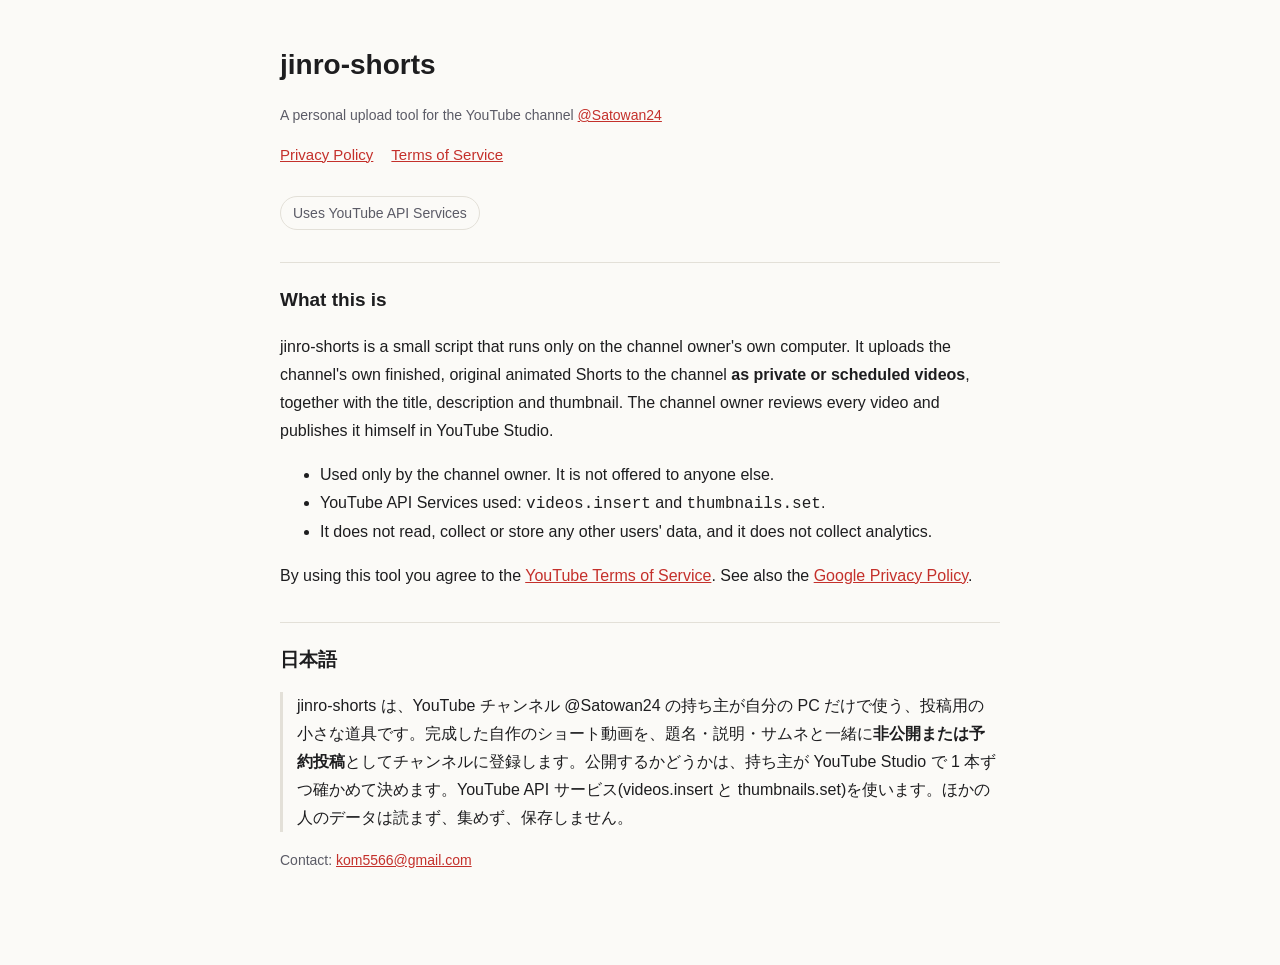
<file: index.html>
<!doctype html><html lang="en"><head><meta charset="utf-8"><meta name="viewport" content="width=device-width,initial-scale=1"><title>jinro-shorts</title><link rel="stylesheet" href="style.css"></head><body><main>
<h1>jinro-shorts</h1>
<p class="muted">A personal upload tool for the YouTube channel <a href="https://www.youtube.com/@Satowan24">@Satowan24</a></p>
<nav><a href="privacy.html">Privacy Policy</a><a href="terms.html">Terms of Service</a></nav>
<p><span class="badge">Uses YouTube API Services</span></p>
<h2>What this is</h2>
<p>jinro-shorts is a small script that runs only on the channel owner's own computer. It uploads the channel's own finished, original animated Shorts to the channel <strong>as private or scheduled videos</strong>, together with the title, description and thumbnail. The channel owner reviews every video and publishes it himself in YouTube Studio.</p>
<ul>
<li>Used only by the channel owner. It is not offered to anyone else.</li>
<li>YouTube API Services used: <code>videos.insert</code> and <code>thumbnails.set</code>.</li>
<li>It does not read, collect or store any other users' data, and it does not collect analytics.</li>
</ul>
<p>By using this tool you agree to the <a href="https://www.youtube.com/t/terms">YouTube Terms of Service</a>. See also the <a href="http://www.google.com/policies/privacy">Google Privacy Policy</a>.</p>
<h2>日本語</h2>
<div class="ja"><p>jinro-shorts は、YouTube チャンネル @Satowan24 の持ち主が自分の PC だけで使う、投稿用の小さな道具です。完成した自作のショート動画を、題名・説明・サムネと一緒に<strong>非公開または予約投稿</strong>としてチャンネルに登録します。公開するかどうかは、持ち主が YouTube Studio で 1 本ずつ確かめて決めます。YouTube API サービス(videos.insert と thumbnails.set)を使います。ほかの人のデータは読まず、集めず、保存しません。</p></div>
<p class="muted">Contact: <a href="mailto:kom5566@gmail.com">kom5566@gmail.com</a></p>
</main></body></html>
</file>
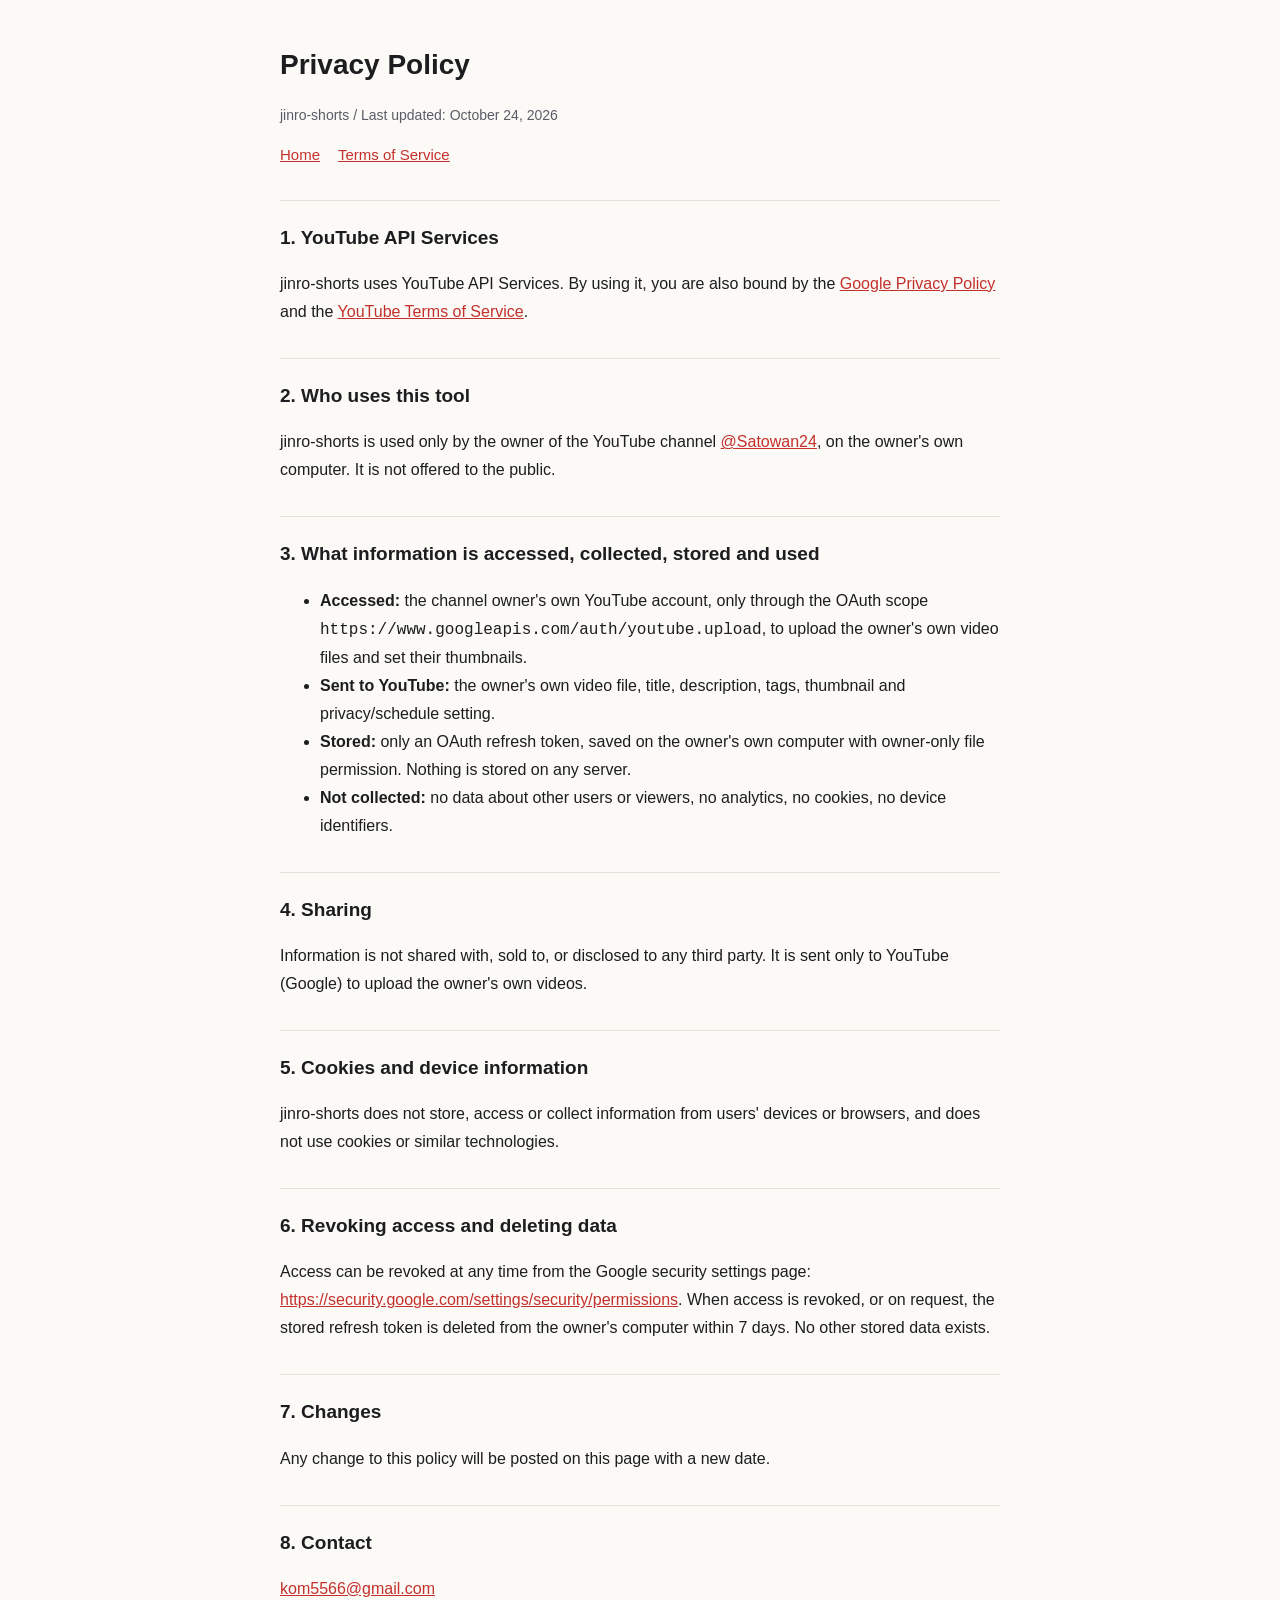
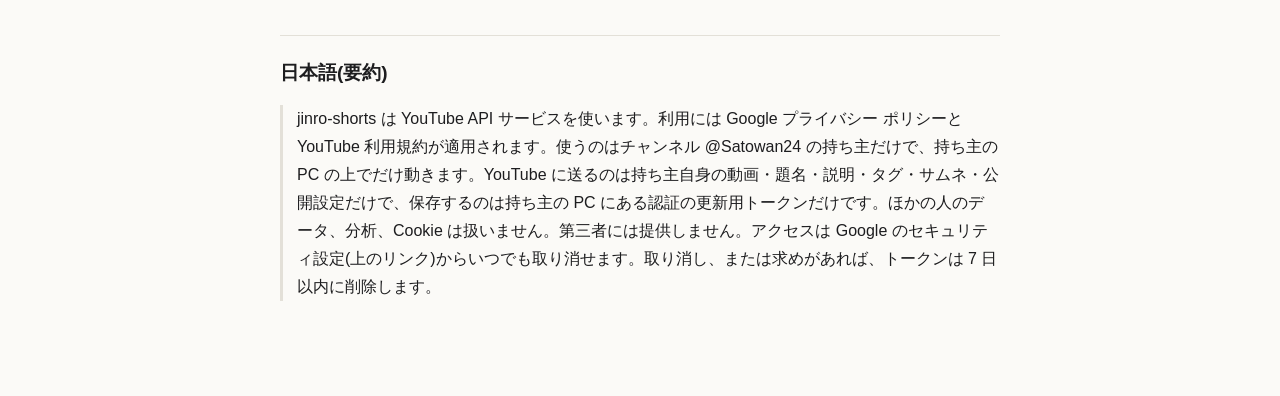
<file: privacy.html>
<!doctype html><html lang="en"><head><meta charset="utf-8"><meta name="viewport" content="width=device-width,initial-scale=1"><title>Privacy Policy - jinro-shorts</title><link rel="stylesheet" href="style.css"></head><body><main>
<h1>Privacy Policy</h1>
<p class="muted">jinro-shorts / Last updated: October 24, 2026</p>
<nav><a href="index.html">Home</a><a href="terms.html">Terms of Service</a></nav>
<h2>1. YouTube API Services</h2>
<p>jinro-shorts uses YouTube API Services. By using it, you are also bound by the <a href="http://www.google.com/policies/privacy">Google Privacy Policy</a> and the <a href="https://www.youtube.com/t/terms">YouTube Terms of Service</a>.</p>
<h2>2. Who uses this tool</h2>
<p>jinro-shorts is used only by the owner of the YouTube channel <a href="https://www.youtube.com/@Satowan24">@Satowan24</a>, on the owner's own computer. It is not offered to the public.</p>
<h2>3. What information is accessed, collected, stored and used</h2>
<ul>
<li><strong>Accessed:</strong> the channel owner's own YouTube account, only through the OAuth scope <code>https://www.googleapis.com/auth/youtube.upload</code>, to upload the owner's own video files and set their thumbnails.</li>
<li><strong>Sent to YouTube:</strong> the owner's own video file, title, description, tags, thumbnail and privacy/schedule setting.</li>
<li><strong>Stored:</strong> only an OAuth refresh token, saved on the owner's own computer with owner-only file permission. Nothing is stored on any server.</li>
<li><strong>Not collected:</strong> no data about other users or viewers, no analytics, no cookies, no device identifiers.</li>
</ul>
<h2>4. Sharing</h2>
<p>Information is not shared with, sold to, or disclosed to any third party. It is sent only to YouTube (Google) to upload the owner's own videos.</p>
<h2>5. Cookies and device information</h2>
<p>jinro-shorts does not store, access or collect information from users' devices or browsers, and does not use cookies or similar technologies.</p>
<h2>6. Revoking access and deleting data</h2>
<p>Access can be revoked at any time from the Google security settings page: <a href="https://security.google.com/settings/security/permissions">https://security.google.com/settings/security/permissions</a>. When access is revoked, or on request, the stored refresh token is deleted from the owner's computer within 7 days. No other stored data exists.</p>
<h2>7. Changes</h2>
<p>Any change to this policy will be posted on this page with a new date.</p>
<h2>8. Contact</h2>
<p><a href="mailto:kom5566@gmail.com">kom5566@gmail.com</a></p>
<h2>日本語(要約)</h2>
<div class="ja"><p>jinro-shorts は YouTube API サービスを使います。利用には Google プライバシー ポリシーと YouTube 利用規約が適用されます。使うのはチャンネル @Satowan24 の持ち主だけで、持ち主の PC の上でだけ動きます。YouTube に送るのは持ち主自身の動画・題名・説明・タグ・サムネ・公開設定だけで、保存するのは持ち主の PC にある認証の更新用トークンだけです。ほかの人のデータ、分析、Cookie は扱いません。第三者には提供しません。アクセスは Google のセキュリティ設定(上のリンク)からいつでも取り消せます。取り消し、または求めがあれば、トークンは 7 日以内に削除します。</p></div>
</main></body></html>
</file>
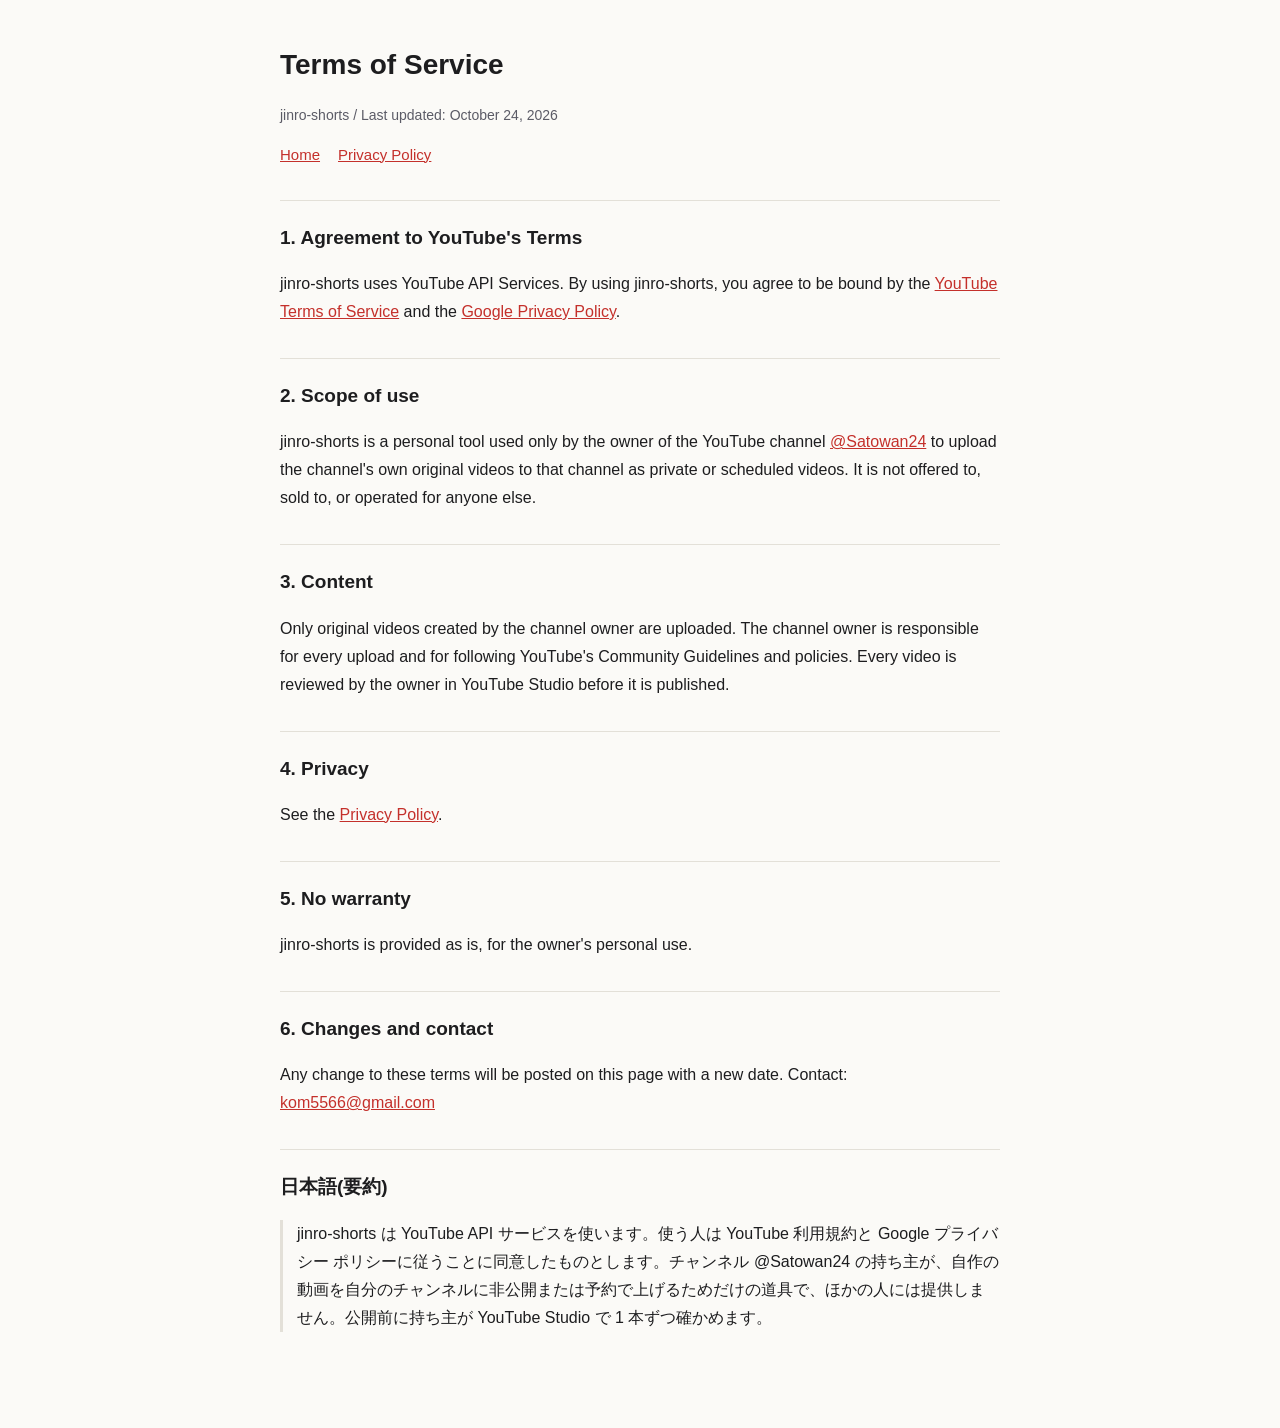
<file: terms.html>
<!doctype html><html lang="en"><head><meta charset="utf-8"><meta name="viewport" content="width=device-width,initial-scale=1"><title>Terms of Service - jinro-shorts</title><link rel="stylesheet" href="style.css"></head><body><main>
<h1>Terms of Service</h1>
<p class="muted">jinro-shorts / Last updated: October 24, 2026</p>
<nav><a href="index.html">Home</a><a href="privacy.html">Privacy Policy</a></nav>
<h2>1. Agreement to YouTube's Terms</h2>
<p>jinro-shorts uses YouTube API Services. By using jinro-shorts, you agree to be bound by the <a href="https://www.youtube.com/t/terms">YouTube Terms of Service</a> and the <a href="http://www.google.com/policies/privacy">Google Privacy Policy</a>.</p>
<h2>2. Scope of use</h2>
<p>jinro-shorts is a personal tool used only by the owner of the YouTube channel <a href="https://www.youtube.com/@Satowan24">@Satowan24</a> to upload the channel's own original videos to that channel as private or scheduled videos. It is not offered to, sold to, or operated for anyone else.</p>
<h2>3. Content</h2>
<p>Only original videos created by the channel owner are uploaded. The channel owner is responsible for every upload and for following YouTube's Community Guidelines and policies. Every video is reviewed by the owner in YouTube Studio before it is published.</p>
<h2>4. Privacy</h2>
<p>See the <a href="privacy.html">Privacy Policy</a>.</p>
<h2>5. No warranty</h2>
<p>jinro-shorts is provided as is, for the owner's personal use.</p>
<h2>6. Changes and contact</h2>
<p>Any change to these terms will be posted on this page with a new date. Contact: <a href="mailto:kom5566@gmail.com">kom5566@gmail.com</a></p>
<h2>日本語(要約)</h2>
<div class="ja"><p>jinro-shorts は YouTube API サービスを使います。使う人は YouTube 利用規約と Google プライバシー ポリシーに従うことに同意したものとします。チャンネル @Satowan24 の持ち主が、自作の動画を自分のチャンネルに非公開または予約で上げるためだけの道具で、ほかの人には提供しません。公開前に持ち主が YouTube Studio で 1 本ずつ確かめます。</p></div>
</main></body></html>
</file>
<file: style.css>
:root{--bg:#fbfaf7;--fg:#1d1d1f;--muted:#5b5b66;--line:#e3e0d8;--accent:#c4302b}
@media (prefers-color-scheme:dark){:root{--bg:#141417;--fg:#ececf1;--muted:#a3a3ad;--line:#2c2c33}}
*{box-sizing:border-box}body{margin:0;background:var(--bg);color:var(--fg);font:16px/1.75 -apple-system,"Hiragino Sans","Noto Sans JP",sans-serif}
main{max-width:760px;margin:0 auto;padding:40px 20px 80px}h1{font-size:28px;margin:0 0 6px}h2{font-size:19px;margin:32px 0 8px;border-top:1px solid var(--line);padding-top:20px}
p,li{color:var(--fg)}.muted{color:var(--muted);font-size:14px}a{color:var(--accent)}nav{display:flex;gap:18px;margin:6px 0 28px;font-size:15px}
.badge{display:inline-block;border:1px solid var(--line);border-radius:999px;padding:4px 12px;font-size:14px;color:var(--muted)}
.ja{border-left:3px solid var(--line);padding-left:14px;color:var(--muted)}
</file>
